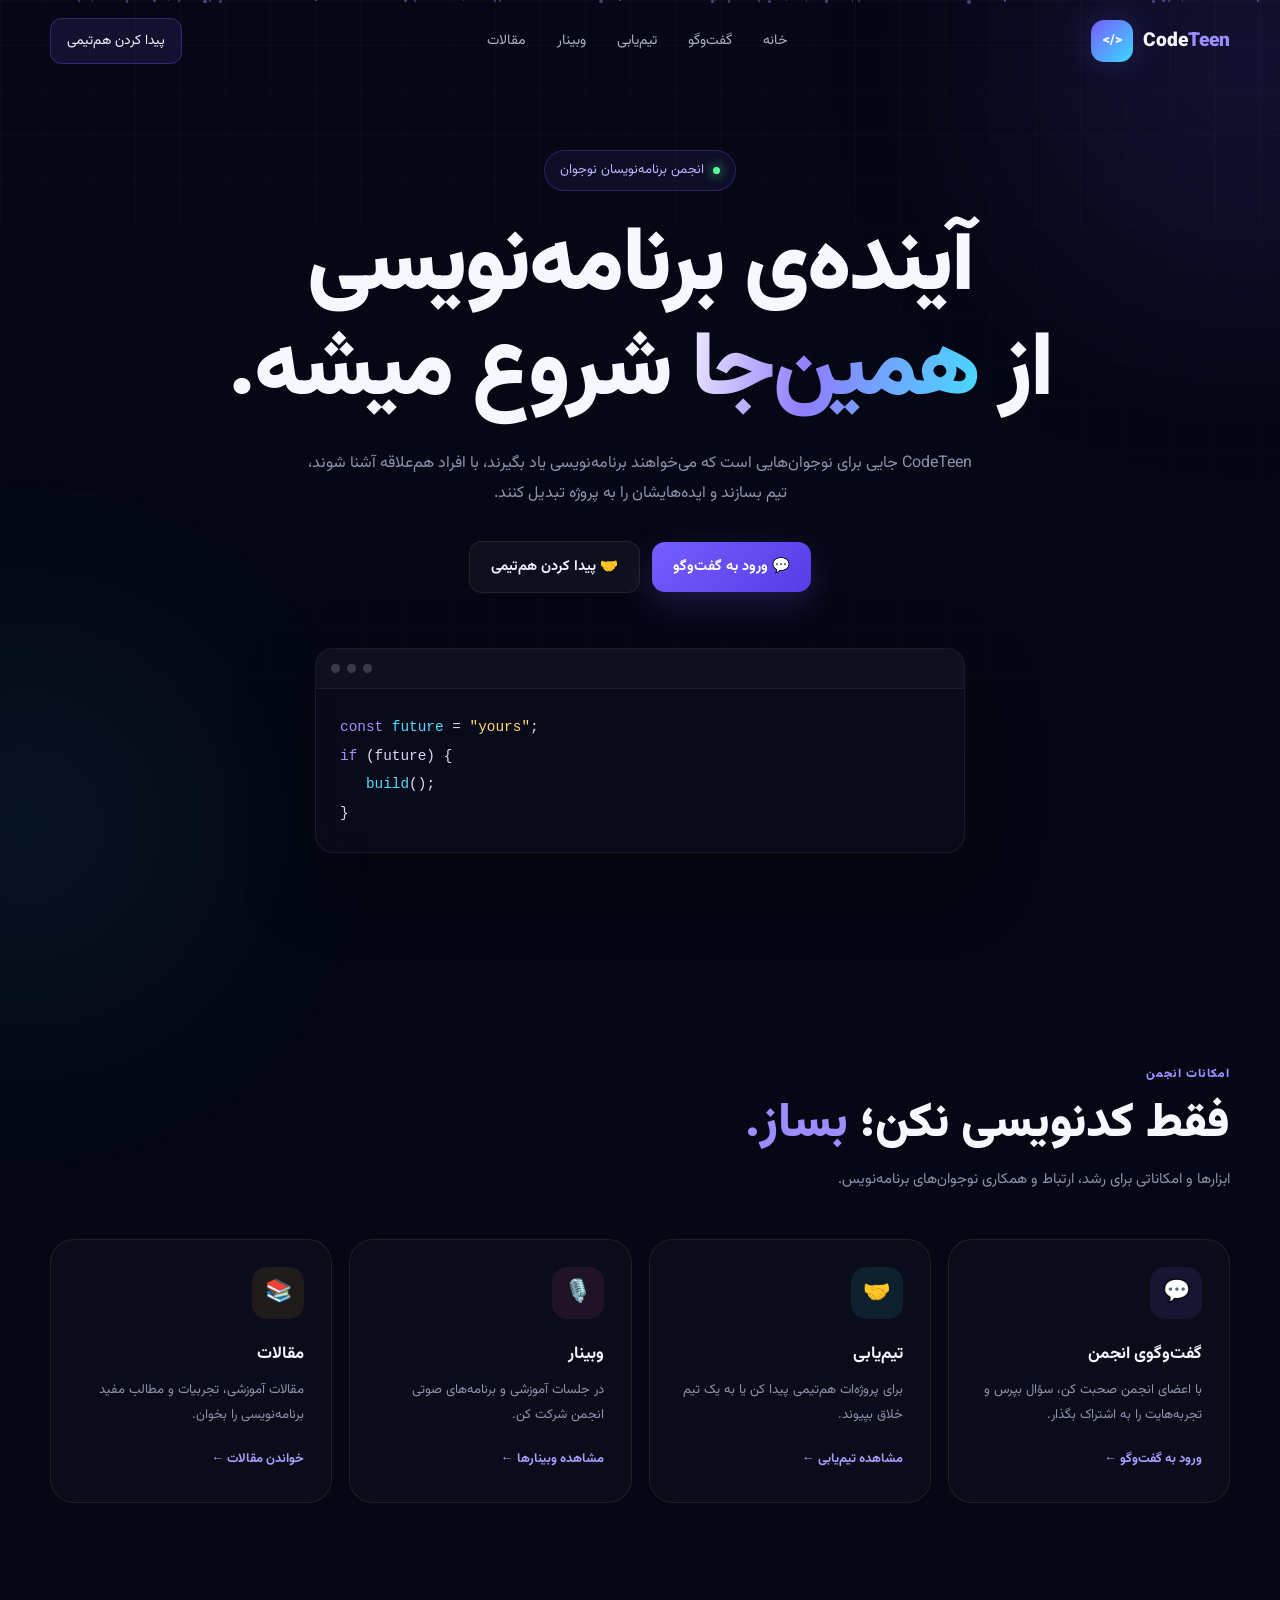
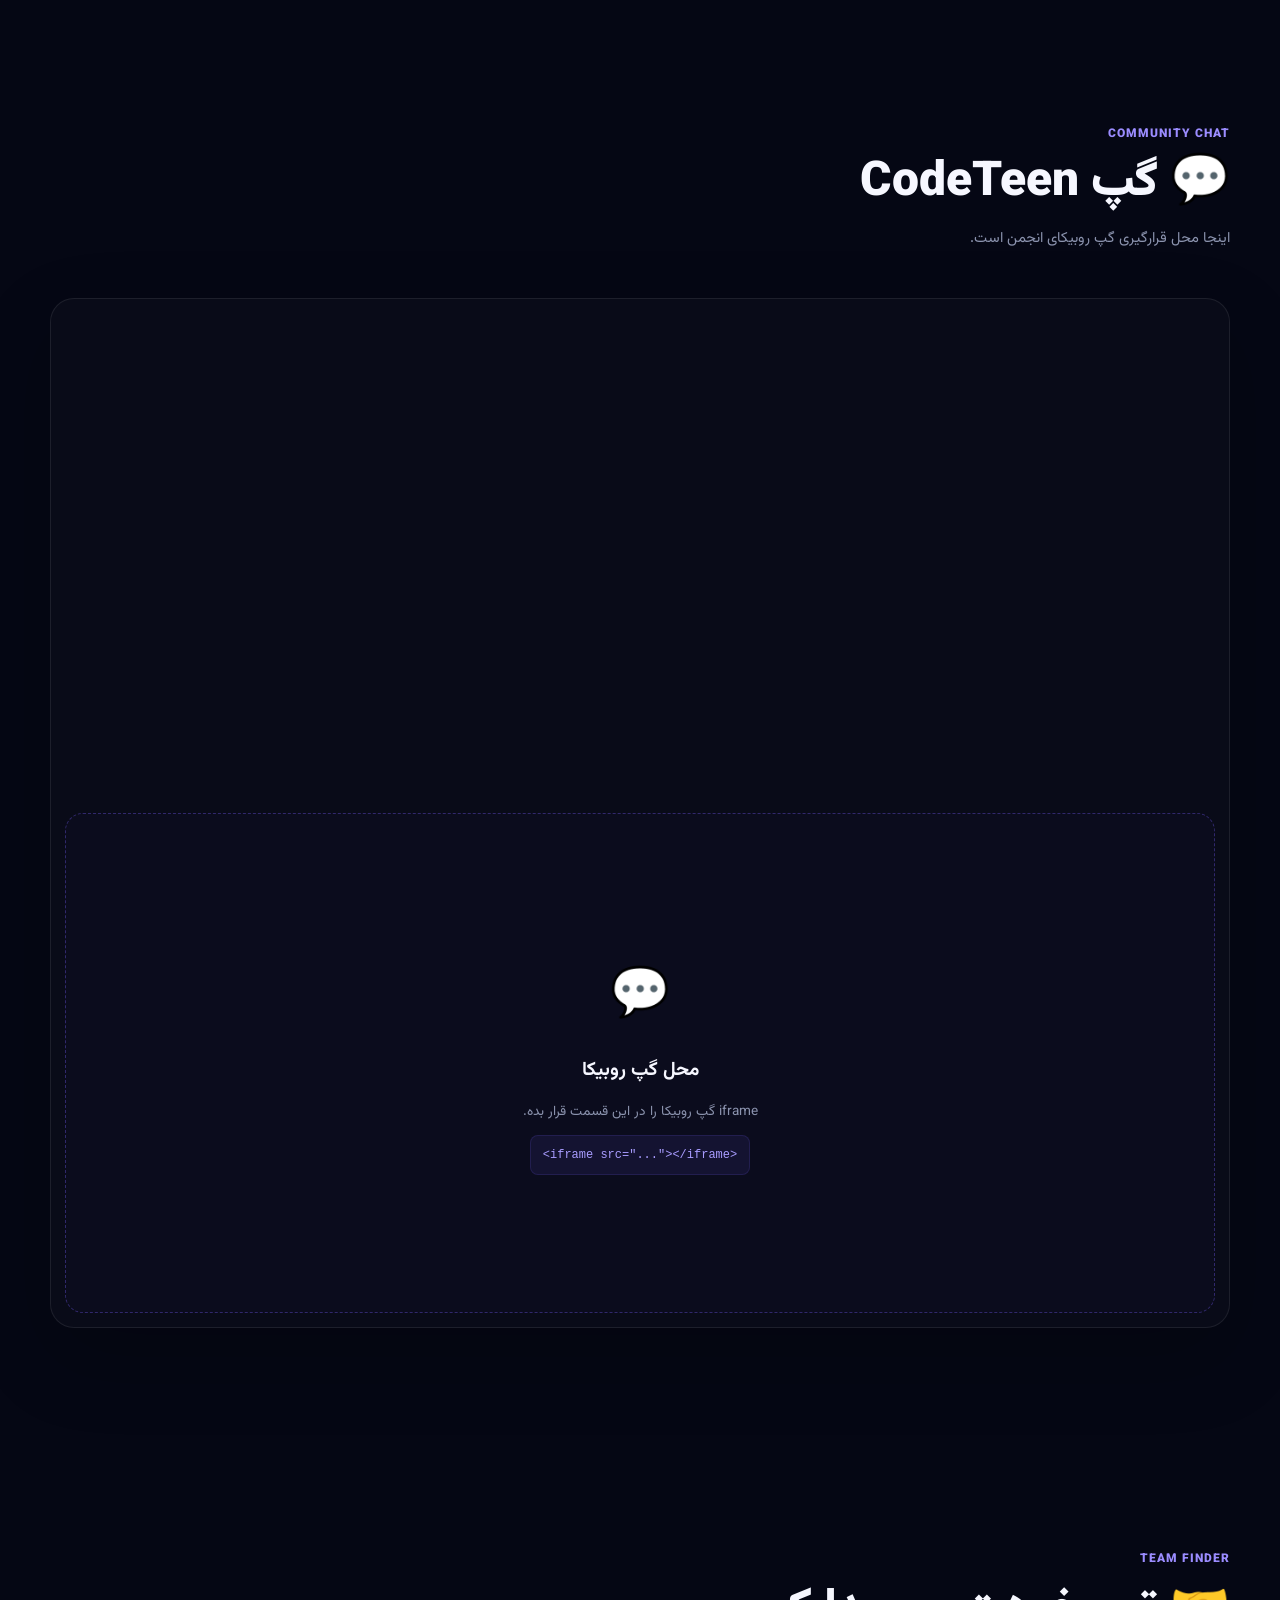
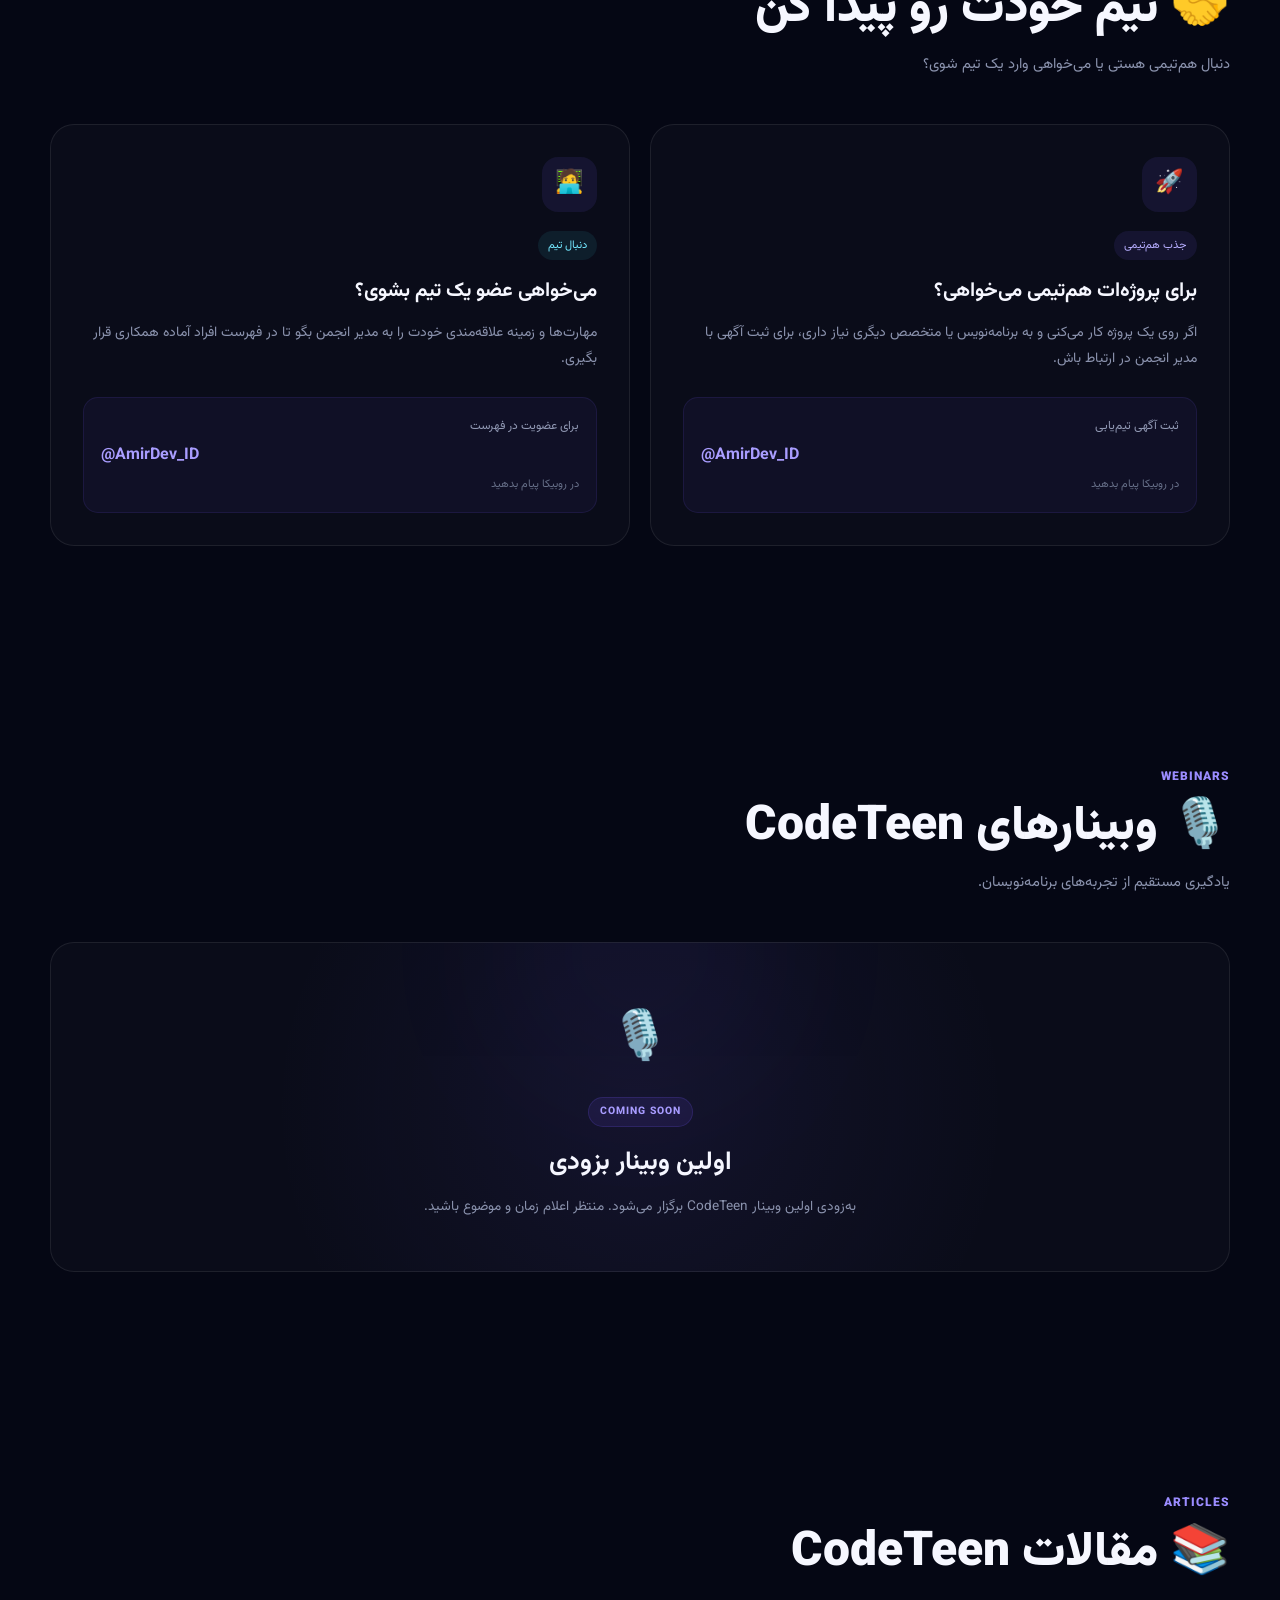
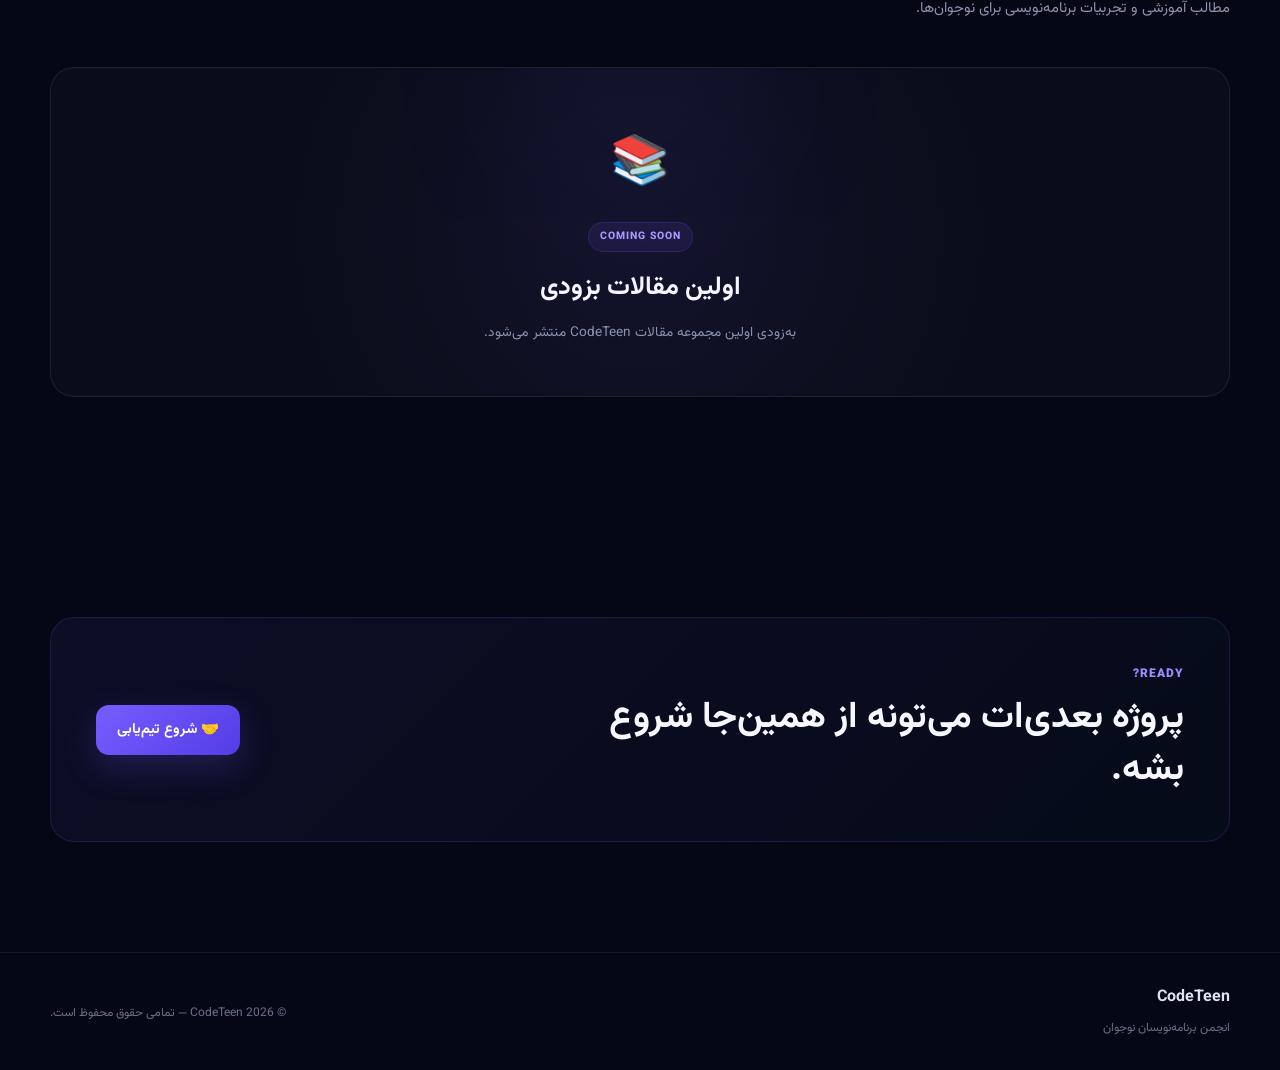
<file: index.html>
<!DOCTYPE html>
<html lang="fa" dir="rtl">
<head>
    <meta charset="UTF-8">

    <meta name="viewport" content="width=device-width, initial-scale=1.0">

    <title>CodeTeen | انجمن برنامه‌نویسان نوجوان</title>

    <meta name="description"
          content="CodeTeen؛ انجمن برنامه‌نویسان نوجوان برای یادگیری، گفت‌وگو، پیدا کردن هم‌تیمی، شرکت در وبینارها و مطالعه مقالات برنامه‌نویسی.">

    <meta name="keywords"
          content="CodeTeen, کدتین, برنامه نویسی نوجوانان, انجمن برنامه نویسی, برنامه نویسی برای نوجوانان, هم تیمی برنامه نویسی, وبینار برنامه نویسی">

    <meta name="author" content="CodeTeen">

    <meta name="robots"
          content="index, follow, max-image-preview:large, max-snippet:-1, max-video-preview:-1">

    <meta name="theme-color" content="#070a18">

    <link rel="canonical" href="https://codeteen.ir/">

    <!-- Open Graph -->

    <meta property="og:type" content="website">
    <meta property="og:locale" content="fa_IR">
    <meta property="og:site_name" content="CodeTeen">
    <meta property="og:title" content="CodeTeen | انجمن برنامه‌نویسان نوجوان">
    <meta property="og:description"
          content="یاد بگیر، گفت‌وگو کن، هم‌تیمی پیدا کن و ایده‌هایت را به پروژه تبدیل کن.">
    <meta property="og:url" content="https://codeteen.ir/">
    <meta property="og:image" content="https://codeteen.ir/og-image.jpg">

    <!-- Twitter -->

    <meta name="twitter:card" content="summary_large_image">
    <meta name="twitter:title" content="CodeTeen | انجمن برنامه‌نویسان نوجوان">
    <meta name="twitter:description"
          content="انجمن برنامه‌نویسان نوجوان برای یادگیری، ارتباط و ساخت پروژه.">
    <meta name="twitter:image" content="https://codeteen.ir/og-image.jpg">

    <!-- Icons -->

    <link rel="icon" href="/favicon.ico">

    <!-- Manifest -->

    <link rel="manifest" href="/manifest.webmanifest">

    <!-- Font -->

    <link rel="preconnect" href="https://fonts.googleapis.com">
    <link rel="preconnect" href="https://fonts.gstatic.com" crossorigin>

    <link
        href="https://fonts.googleapis.com/css2?family=Vazirmatn:wght@400;500;600;700;800;900&display=swap"
        rel="stylesheet">

    <!-- Structured Data -->

    <script type="application/ld+json">
    {
        "@context": "https://schema.org",
        "@type": "Organization",
        "name": "CodeTeen",
        "alternateName": "کدتین",
        "url": "https://codeteen.ir/",
        "logo": "https://codeteen.ir/logo.png",
        "description": "انجمن برنامه‌نویسان نوجوان برای یادگیری، گفت‌وگو، تیم‌سازی و ساخت پروژه‌های برنامه‌نویسی.",
        "sameAs": []
    }
    </script>

    <script type="application/ld+json">
    {
        "@context": "https://schema.org",
        "@type": "WebSite",
        "name": "CodeTeen",
        "alternateName": "کدتین",
        "url": "https://codeteen.ir/",
        "inLanguage": "fa-IR"
    }
    </script>

    <link rel="stylesheet" href="style.css">

</head>

<body>

    <div class="background-grid"></div>

    <div class="orb orb-one"></div>
    <div class="orb orb-two"></div>

    <div id="particles"></div>


    <!-- ================= HEADER ================= -->

    <header class="site-header" id="header">

        <div class="container navbar">

            <a href="/" class="brand" aria-label="CodeTeen - صفحه اصلی">

                <span class="brand-icon">
                    &lt;/&gt;
                </span>

                <span>
                    Code<span>Teen</span>
                </span>

            </a>


            <nav class="desktop-nav" aria-label="منوی اصلی">

                <a href="#home">خانه</a>

                <a href="#chat">گفت‌وگو</a>

                <a href="#team">تیم‌یابی</a>

                <a href="#webinar">وبینار</a>

                <a href="#articles">مقالات</a>

            </nav>


            <a href="#team" class="header-button">
                پیدا کردن هم‌تیمی
            </a>

        </div>

    </header>


    <main>


        <!-- ================= HERO ================= -->

        <section class="hero" id="home">

            <div class="container hero-content">

                <div class="hero-badge">

                    <span class="online-dot"></span>

                    انجمن برنامه‌نویسان نوجوان

                </div>


                <h1>

                    آینده‌ی برنامه‌نویسی

                    <br>

                    از
                    <span class="gradient-text">
                        همین‌جا
                    </span>
                    شروع میشه.

                </h1>


                <p class="hero-description">

                    CodeTeen جایی برای نوجوان‌هایی است که
                    می‌خواهند برنامه‌نویسی یاد بگیرند،
                    با افراد هم‌علاقه آشنا شوند،
                    تیم بسازند و ایده‌هایشان را به پروژه تبدیل کنند.

                </p>


                <div class="hero-actions">

                    <a href="#chat" class="button button-primary">
                        💬 ورود به گفت‌وگو
                    </a>

                    <a href="#team" class="button button-secondary">
                        🤝 پیدا کردن هم‌تیمی
                    </a>

                </div>


                <div class="code-window">

                    <div class="window-bar">

                        <span></span>
                        <span></span>
                        <span></span>

                    </div>

                    <div class="code-content">

                        <span class="code-purple">const</span>
                        <span class="code-blue">future</span>
                        =
                        <span class="code-yellow">"yours"</span>;

                        <br>

                        <span class="code-purple">if</span>
                        (future) {

                        <br>

                        &nbsp;&nbsp;
                        <span class="code-blue">build</span>();

                        <br>

                        }

                    </div>

                </div>

            </div>

        </section>


        <!-- ================= FEATURES ================= -->

        <section class="section reveal">

            <div class="container">

                <div class="section-heading">

                    <span class="section-label">
                        امکانات انجمن
                    </span>

                    <h2>
                        فقط کدنویسی نکن؛
                        <span>بساز.</span>
                    </h2>

                    <p>
                        ابزارها و امکاناتی برای رشد، ارتباط و همکاری نوجوان‌های برنامه‌نویس.
                    </p>

                </div>


                <div class="feature-grid">


                    <article class="feature-card">

                        <div class="feature-icon purple">
                            💬
                        </div>

                        <h3>
                            گفت‌وگوی انجمن
                        </h3>

                        <p>
                            با اعضای انجمن صحبت کن،
                            سؤال بپرس و تجربه‌هایت را به اشتراک بگذار.
                        </p>

                        <a href="#chat">
                            ورود به گفت‌وگو ←
                        </a>

                    </article>


                    <article class="feature-card">

                        <div class="feature-icon cyan">
                            🤝
                        </div>

                        <h3>
                            تیم‌یابی
                        </h3>

                        <p>
                            برای پروژه‌ات هم‌تیمی پیدا کن
                            یا به یک تیم خلاق بپیوند.
                        </p>

                        <a href="#team">
                            مشاهده تیم‌یابی ←
                        </a>

                    </article>


                    <article class="feature-card">

                        <div class="feature-icon pink">
                            🎙️
                        </div>

                        <h3>
                            وبینار
                        </h3>

                        <p>
                            در جلسات آموزشی و برنامه‌های صوتی
                            انجمن شرکت کن.
                        </p>

                        <a href="#webinar">
                            مشاهده وبینارها ←
                        </a>

                    </article>


                    <article class="feature-card">

                        <div class="feature-icon orange">
                            📚
                        </div>

                        <h3>
                            مقالات
                        </h3>

                        <p>
                            مقالات آموزشی، تجربیات و مطالب
                            مفید برنامه‌نویسی را بخوان.
                        </p>

                        <a href="#articles">
                            خواندن مقالات ←
                        </a>

                    </article>


                </div>

            </div>

        </section>


        <!-- ================= CHAT ================= -->

        <section class="section reveal" id="chat">

            <div class="container">

                <div class="section-heading">

                    <span class="section-label">
                        COMMUNITY CHAT
                    </span>

                    <h2>
                        💬 گپ CodeTeen
                    </h2>

                    <p>
                        اینجا محل قرارگیری گپ روبیکای انجمن است.
                    </p>

                </div>


                <div class="chat-container">

                    <iframe
                        src="https://web.rubika.ir/#c=g0IS7X902b39544ad03451bae39ccf20"
                        title="گپ CodeTeen در روبیکا"
                        loading="lazy"
                        allow="microphone"
                        referrerpolicy="strict-origin-when-cross-origin">
                    </iframe>
                    <!--
                    ==================================================
                    محل iframe گپ روبیکا

                    وقتی لینک iframe گپ را داری،
                    کد زیر را جایگزین بخش placeholder کن:

                    <iframe
                        src="YOUR_RUBIKA_IFRAME_URL"
                        title="گپ CodeTeen در روبیکا"
                        loading="lazy"
                        allow="microphone"
                        referrerpolicy="strict-origin-when-cross-origin">
                    </iframe>

                    ==================================================
                    -->


                    <div class="iframe-placeholder">

                        <div class="placeholder-icon">
                            💬
                        </div>

                        <h3>
                            محل گپ روبیکا
                        </h3>

                        <p>
                            iframe گپ روبیکا را در این قسمت قرار بده.
                        </p>

                        <code>
                            &lt;iframe src="..."&gt;&lt;/iframe&gt;
                        </code>

                    </div>

                </div>

            </div>

        </section>


        <!-- ================= TEAM ================= -->

        <section class="section reveal" id="team">

            <div class="container">

                <div class="section-heading">

                    <span class="section-label">
                        TEAM FINDER
                    </span>

                    <h2>
                        🤝 تیم خودت رو پیدا کن
                    </h2>

                    <p>
                        دنبال هم‌تیمی هستی یا می‌خواهی وارد یک تیم شوی؟
                    </p>

                </div>


                <div class="team-grid">


                    <article class="team-card">

                        <div class="team-card-icon">
                            🚀
                        </div>

                        <span class="team-tag">
                            جذب هم‌تیمی
                        </span>

                        <h3>
                            برای پروژه‌ات هم‌تیمی می‌خواهی؟
                        </h3>

                        <p>
                            اگر روی یک پروژه کار می‌کنی و
                            به برنامه‌نویس یا متخصص دیگری نیاز داری،
                            برای ثبت آگهی با مدیر انجمن در ارتباط باش.
                        </p>

                        <div class="contact-card">

                            <span>
                                ثبت آگهی تیم‌یابی
                            </span>

                            <strong dir="ltr">
                                @AmirDev_ID
                            </strong>

                            <small>
                                در روبیکا پیام بدهید
                            </small>

                        </div>

                    </article>


                    <article class="team-card">

                        <div class="team-card-icon">
                            🧑‍💻
                        </div>

                        <span class="team-tag cyan-tag">
                            دنبال تیم
                        </span>

                        <h3>
                            می‌خواهی عضو یک تیم بشوی؟
                        </h3>

                        <p>
                            مهارت‌ها و زمینه علاقه‌مندی خودت را به مدیر انجمن بگو
                            تا در فهرست افراد آماده همکاری قرار بگیری.
                        </p>

                        <div class="contact-card">

                            <span>
                                برای عضویت در فهرست
                            </span>

                            <strong dir="ltr">
                                @AmirDev_ID
                            </strong>

                            <small>
                                در روبیکا پیام بدهید
                            </small>

                        </div>

                    </article>


                </div>

            </div>

        </section>


        <!-- ================= WEBINAR ================= -->

        <section class="section reveal" id="webinar">

            <div class="container">

                <div class="section-heading">

                    <span class="section-label">
                        WEBINARS
                    </span>

                    <h2>
                        🎙️ وبینارهای CodeTeen
                    </h2>

                    <p>
                        یادگیری مستقیم از تجربه‌های برنامه‌نویسان.
                    </p>

                </div>


                <div class="coming-soon-card">

                    <div class="coming-icon">
                        🎙️
                    </div>

                    <span class="status-badge">
                        COMING SOON
                    </span>

                    <h3>
                        اولین وبینار بزودی
                    </h3>

                    <p>
                        به‌زودی اولین وبینار CodeTeen برگزار می‌شود.
                        منتظر اعلام زمان و موضوع باشید.
                    </p>

                </div>

            </div>

        </section>


        <!-- ================= ARTICLES ================= -->

        <section class="section reveal" id="articles">

            <div class="container">

                <div class="section-heading">

                    <span class="section-label">
                        ARTICLES
                    </span>

                    <h2>
                        📚 مقالات CodeTeen
                    </h2>

                    <p>
                        مطالب آموزشی و تجربیات برنامه‌نویسی برای نوجوان‌ها.
                    </p>

                </div>


                <div class="coming-soon-card">

                    <div class="coming-icon">
                        📚
                    </div>

                    <span class="status-badge">
                        COMING SOON
                    </span>

                    <h3>
                        اولین مقالات بزودی
                    </h3>

                    <p>
                        به‌زودی اولین مجموعه مقالات CodeTeen منتشر می‌شود.
                    </p>

                </div>

            </div>

        </section>


        <!-- ================= CTA ================= -->

        <section class="section reveal">

            <div class="container">

                <div class="final-cta">

                    <div>

                        <span class="section-label">
                            READY?
                        </span>

                        <h2>
                            پروژه بعدی‌ات می‌تونه
                            از همین‌جا شروع بشه.
                        </h2>

                    </div>

                    <a href="#team" class="button button-primary">
                        🤝 شروع تیم‌یابی
                    </a>

                </div>

            </div>

        </section>


    </main>


    <!-- ================= FOOTER ================= -->

    <footer>

        <div class="container footer-content">

            <div>

                <strong>
                    CodeTeen
                </strong>

                <p>
                    انجمن برنامه‌نویسان نوجوان
                </p>

            </div>


            <div>

                <p>
                    © <span id="year"></span>
                    CodeTeen
                    — تمامی حقوق محفوظ است.
                </p>

            </div>

        </div>

    </footer>


    <script src="/script.js" defer></script>

</body>
</html>
</file>
<file: style.css>
/* =====================================================
   CODETEEN
   Main stylesheet
===================================================== */

:root {

    --bg: #050714;
    --bg-soft: #080b1c;

    --text: #f6f7ff;
    --muted: #8b93ae;

    --purple: #755cff;
    --purple-light: #9b8cff;

    --cyan: #38dcff;

    --border: rgba(255,255,255,.08);

    --card: rgba(255,255,255,.025);

    --radius: 24px;

    --container: 1180px;
}


* {
    margin: 0;
    padding: 0;
    box-sizing: border-box;
}


html {
    scroll-behavior: smooth;
}


body {

    font-family:
        "Vazirmatn",
        Tahoma,
        Arial,
        sans-serif;

    background: var(--bg);

    color: var(--text);

    line-height: 1.9;

    overflow-x: hidden;
}


body::selection {

    background: var(--purple);

    color: white;
}


a {

    color: inherit;

    text-decoration: none;
}


button,
a {

    -webkit-tap-highlight-color: transparent;
}


/* =====================================================
   CONTAINER
===================================================== */

.container {

    width: min(
        calc(100% - 40px),
        var(--container)
    );

    margin-inline: auto;
}


/* =====================================================
   BACKGROUND
===================================================== */

.background-grid {

    position: fixed;

    inset: 0;

    z-index: -10;

    background-image:
        linear-gradient(
            rgba(255,255,255,.025) 1px,
            transparent 1px
        ),
        linear-gradient(
            90deg,
            rgba(255,255,255,.025) 1px,
            transparent 1px
        );

    background-size: 45px 45px;

    mask-image:
        linear-gradient(
            to bottom,
            black,
            transparent
        );
}


.orb {

    position: fixed;

    border-radius: 50%;

    pointer-events: none;

    filter: blur(130px);

    z-index: -9;

    animation: orbMove 12s ease-in-out infinite alternate;
}


.orb-one {

    width: 420px;
    height: 420px;

    right: -180px;
    top: -150px;

    background: var(--purple);

    opacity: .15;
}


.orb-two {

    width: 350px;
    height: 350px;

    left: -150px;
    bottom: -100px;

    background: var(--cyan);

    opacity: .08;

    animation-delay: -5s;
}


@keyframes orbMove {

    from {
        transform: translate3d(0,0,0) scale(1);
    }

    to {
        transform: translate3d(50px,30px,0) scale(1.15);
    }
}


/* =====================================================
   PARTICLES
===================================================== */

#particles {

    position: fixed;

    inset: 0;

    pointer-events: none;

    z-index: -5;

    overflow: hidden;
}


.particle {

    position: absolute;

    width: 3px;
    height: 3px;

    border-radius: 50%;

    background: var(--purple-light);

    opacity: .45;

    animation:
        particleMove linear infinite;
}


@keyframes particleMove {

    from {

        transform:
            translateY(110vh)
            translateX(0);

    }

    to {

        transform:
            translateY(-10vh)
            translateX(80px);

    }
}


/* =====================================================
   HEADER
===================================================== */

.site-header {

    position: fixed;

    top: 0;
    right: 0;
    left: 0;

    z-index: 1000;

    padding: 18px 0;

    transition:
        background .3s ease,
        backdrop-filter .3s ease,
        border .3s ease;

}


.site-header.scrolled {

    background: rgba(5,7,20,.78);

    backdrop-filter: blur(18px);

    border-bottom: 1px solid var(--border);
}


.navbar {

    display: flex;

    align-items: center;

    justify-content: space-between;

    gap: 25px;
}


.brand {

    display: inline-flex;

    align-items: center;

    gap: 10px;

    font-size: 1.2rem;

    font-weight: 900;

    direction: ltr;
}


.brand > span:last-child > span {

    color: var(--purple-light);
}


.brand-icon {

    width: 42px;
    height: 42px;

    display: grid;

    place-items: center;

    border-radius: 13px;

    background:
        linear-gradient(
            135deg,
            #765dff,
            #3bdaff
        );

    box-shadow:
        0 0 35px
        rgba(117,92,255,.25);

    font-weight: 900;

    font-size: .85rem;
}


.desktop-nav {

    display: flex;

    align-items: center;

    gap: 5px;
}


.desktop-nav a {

    color: #aab1c8;

    padding: 8px 13px;

    border-radius: 10px;

    font-size: .88rem;

    transition: .25s;
}


.desktop-nav a:hover {

    color: white;

    background: rgba(255,255,255,.05);
}


.header-button {

    padding: 9px 16px;

    border-radius: 12px;

    background:
        rgba(117,92,255,.12);

    border:
        1px solid
        rgba(117,92,255,.3);

    font-size: .85rem;

    transition: .25s;
}


.header-button:hover {

    transform: translateY(-2px);

    background:
        rgba(117,92,255,.2);
}


/* =====================================================
   HERO
===================================================== */

.hero {

    min-height: 100vh;

    display: flex;

    align-items: center;

    text-align: center;

    padding:
        150px 0
        100px;

}


.hero-content {

    max-width: 900px;

    margin-inline: auto;
}


.hero-badge {

    display: inline-flex;

    align-items: center;

    gap: 9px;

    padding: 7px 15px;

    border-radius: 999px;

    background:
        rgba(117,92,255,.08);

    border:
        1px solid
        rgba(117,92,255,.28);

    color: #bdb5ff;

    font-size: .82rem;

    margin-bottom: 24px;

    animation:
        fadeDown .8s ease both;
}


.online-dot {

    width: 7px;
    height: 7px;

    border-radius: 50%;

    background: #5cff9a;

    box-shadow:
        0 0 12px
        #5cff9a;
}


.hero h1 {

    font-size:
        clamp(
            2.8rem,
            7vw,
            5.8rem
        );

    line-height: 1.17;

    letter-spacing: -2px;

    font-weight: 900;

    animation:
        fadeUp .8s .1s ease both;
}


.gradient-text {

    background:
        linear-gradient(
            100deg,
            #ffffff,
            #907dff 45%,
            #44ddff
        );

    -webkit-background-clip: text;

    background-clip: text;

    color: transparent;
}


.hero-description {

    max-width: 680px;

    margin:
        24px auto
        32px;

    color: var(--muted);

    font-size: 1rem;

    animation:
        fadeUp .8s .25s ease both;
}


.hero-actions {

    display: flex;

    align-items: center;

    justify-content: center;

    gap: 12px;

    flex-wrap: wrap;

    animation:
        fadeUp .8s .4s ease both;
}


/* =====================================================
   BUTTONS
===================================================== */

.button {

    display: inline-flex;

    align-items: center;

    justify-content: center;

    gap: 8px;

    min-height: 48px;

    padding:
        11px 21px;

    border-radius: 13px;

    font-weight: 700;

    font-size: .9rem;

    transition:
        transform .3s,
        box-shadow .3s,
        background .3s;
}


.button-primary {

    color: white;

    background:
        linear-gradient(
            135deg,
            #765dff,
            #543de6
        );

    box-shadow:
        0 12px 35px
        rgba(117,92,255,.22);
}


.button-primary:hover {

    transform: translateY(-4px);

    box-shadow:
        0 18px 45px
        rgba(117,92,255,.38);
}


.button-secondary {

    color: #edf0ff;

    background:
        rgba(255,255,255,.035);

    border:
        1px solid
        var(--border);
}


.button-secondary:hover {

    transform: translateY(-4px);

    background:
        rgba(255,255,255,.07);
}


/* =====================================================
   CODE WINDOW
===================================================== */

.code-window {

    width: min(650px, 100%);

    margin:
        55px auto 0;

    text-align: left;

    direction: ltr;

    border:
        1px solid
        rgba(255,255,255,.08);

    border-radius: 18px;

    overflow: hidden;

    background:
        rgba(10,12,29,.72);

    box-shadow:
        0 30px 80px
        rgba(0,0,0,.3);

    backdrop-filter: blur(15px);

    animation:
        fadeUp .9s .55s ease both;
}


.window-bar {

    height: 40px;

    display: flex;

    align-items: center;

    gap: 7px;

    padding: 0 15px;

    background:
        rgba(255,255,255,.025);

    border-bottom:
        1px solid
        rgba(255,255,255,.06);
}


.window-bar span {

    width: 9px;
    height: 9px;

    border-radius: 50%;

    background:
        rgba(255,255,255,.18);
}


.code-content {

    padding: 24px;

    font-family:
        Consolas,
        Monaco,
        monospace;

    color: #d8dcf5;

    line-height: 2;

    font-size: .9rem;
}


.code-purple {
    color: #a88cff;
}


.code-blue {
    color: #50dfff;
}


.code-yellow {
    color: #ffd978;
}


/* =====================================================
   SECTIONS
===================================================== */

.section {

    padding:
        110px 0;
}


.section-heading {

    max-width: 700px;

    margin-bottom: 45px;
}


.section-label {

    display: block;

    margin-bottom: 7px;

    color:
        var(--purple-light);

    font-size: .75rem;

    font-weight: 900;

    letter-spacing: 1px;

    text-transform: uppercase;
}


.section-heading h2 {

    font-size:
        clamp(
            2rem,
            4vw,
            3rem
        );

    line-height: 1.35;

    font-weight: 900;
}


.section-heading h2 span {

    color:
        var(--purple-light);
}


.section-heading p {

    margin-top: 8px;

    color: var(--muted);

    font-size: .92rem;
}


/* =====================================================
   FEATURES
===================================================== */

.feature-grid {

    display: grid;

    grid-template-columns:
        repeat(4, 1fr);

    gap: 17px;
}


.feature-card {

    position: relative;

    min-height: 245px;

    padding: 27px;

    border:
        1px solid
        var(--border);

    background:
        var(--card);

    border-radius:
        var(--radius);

    overflow: hidden;

    transition:
        transform .35s,
        border .35s,
        background .35s;
}


.feature-card::after {

    content: "";

    position: absolute;

    width: 130px;
    height: 130px;

    right: -50px;
    top: -50px;

    border-radius: 50%;

    background:
        var(--purple);

    filter: blur(65px);

    opacity: 0;

    transition: .35s;
}


.feature-card:hover {

    transform:
        translateY(-8px);

    border-color:
        rgba(117,92,255,.28);

    background:
        rgba(255,255,255,.045);
}


.feature-card:hover::after {

    opacity: .17;
}


.feature-icon {

    width: 52px;
    height: 52px;

    display: grid;

    place-items: center;

    border-radius: 15px;

    font-size: 22px;

    margin-bottom: 20px;
}


.feature-icon.purple {

    background:
        rgba(117,92,255,.11);
}


.feature-icon.cyan {

    background:
        rgba(56,220,255,.09);
}


.feature-icon.pink {

    background:
        rgba(255,90,180,.09);
}


.feature-icon.orange {

    background:
        rgba(255,180,60,.09);
}


.feature-card h3 {

    font-size: 1.05rem;

    margin-bottom: 8px;
}


.feature-card p {

    color:
        var(--muted);

    font-size: .82rem;

    margin-bottom: 16px;
}


.feature-card a {

    color:
        #a99dff;

    font-size: .8rem;

    font-weight: 700;
}


/* =====================================================
   CHAT
===================================================== */

.chat-container {

    padding: 14px;

    border:
        1px solid
        var(--border);

    border-radius:
        var(--radius);

    background:
        rgba(255,255,255,.02);

    box-shadow:
        0 30px 80px
        rgba(0,0,0,.2);
}


.chat-container iframe {

    display: block;

    width: 100%;

    height: 500px;

    border: 0;

    border-radius: 17px;
}


.iframe-placeholder {

    min-height: 500px;

    display: flex;

    align-items: center;

    justify-content: center;

    flex-direction: column;

    text-align: center;

    gap: 10px;

    padding: 30px;

    border:
        1px dashed
        rgba(117,92,255,.35);

    border-radius: 18px;

    background:
        rgba(117,92,255,.025);
}


.placeholder-icon {

    font-size: 48px;

    animation:
        floating 3s ease-in-out infinite;
}


.iframe-placeholder h3 {

    font-size: 1.2rem;
}


.iframe-placeholder p {

    color:
        var(--muted);

    font-size: .85rem;
}


.iframe-placeholder code {

    direction: ltr;

    color:
        #a99dff;

    background:
        rgba(117,92,255,.09);

    border:
        1px solid
        rgba(117,92,255,.15);

    padding:
        8px 12px;

    border-radius: 8px;

    font-size: .75rem;
}


/* =====================================================
   TEAM
===================================================== */

.team-grid {

    display: grid;

    grid-template-columns:
        repeat(2, 1fr);

    gap: 20px;
}


.team-card {

    padding: 32px;

    border:
        1px solid
        var(--border);

    border-radius:
        var(--radius);

    background:
        var(--card);

    transition: .35s;
}


.team-card:hover {

    transform:
        translateY(-6px);

    border-color:
        rgba(117,92,255,.27);
}


.team-card-icon {

    width: 55px;
    height: 55px;

    display: grid;

    place-items: center;

    border-radius: 16px;

    background:
        rgba(117,92,255,.1);

    font-size: 23px;

    margin-bottom: 18px;
}


.team-tag {

    display: inline-block;

    padding:
        4px 10px;

    border-radius: 999px;

    color:
        #b7aeff;

    background:
        rgba(117,92,255,.1);

    font-size: .7rem;

    margin-bottom: 12px;
}


.cyan-tag {

    color:
        #73e8ff;

    background:
        rgba(56,220,255,.08);
}


.team-card h3 {

    font-size:
        1.25rem;

    margin-bottom: 10px;
}


.team-card > p {

    color:
        var(--muted);

    font-size: .87rem;
}


.contact-card {

    display: flex;

    flex-direction: column;

    margin-top: 24px;

    padding: 17px;

    border-radius: 15px;

    background:
        rgba(117,92,255,.06);

    border:
        1px solid
        rgba(117,92,255,.12);
}


.contact-card span {

    color:
        #929ab5;

    font-size: .75rem;
}


.contact-card strong {

    color:
        #a99dff;

    font-size: 1rem;

    margin: 3px 0;
}


.contact-card small {

    color:
        #666f88;

    font-size: .7rem;
}


/* =====================================================
   COMING SOON
===================================================== */

.coming-soon-card {

    position: relative;

    overflow: hidden;

    min-height: 330px;

    display: flex;

    align-items: center;

    justify-content: center;

    flex-direction: column;

    text-align: center;

    padding: 40px;

    border:
        1px solid
        var(--border);

    border-radius:
        var(--radius);

    background:
        radial-gradient(
            circle at center,
            rgba(117,92,255,.08),
            transparent 60%
        ),

        rgba(255,255,255,.025);
}


.coming-soon-card::before {

    content: "";

    position: absolute;

    width: 220px;
    height: 220px;

    top: -100px;
    left: 50%;

    transform:
        translateX(-50%);

    border-radius: 50%;

    background:
        var(--purple);

    filter: blur(100px);

    opacity: .08;
}


.coming-icon {

    font-size: 48px;

    margin-bottom: 12px;

    animation:
        floating 3s ease-in-out infinite;
}


.status-badge {

    color:
        #a99dff;

    background:
        rgba(117,92,255,.1);

    border:
        1px solid
        rgba(117,92,255,.18);

    padding:
        4px 11px;

    border-radius:
        999px;

    font-size: .65rem;

    font-weight: 800;

    letter-spacing: 1px;

    margin-bottom: 12px;
}


.coming-soon-card h3 {

    font-size:
        1.6rem;

    margin-bottom: 7px;
}


.coming-soon-card p {

    max-width: 520px;

    color:
        var(--muted);

    font-size: .85rem;
}


/* =====================================================
   CTA
===================================================== */

.final-cta {

    display: flex;

    align-items: center;

    justify-content: space-between;

    gap: 30px;

    padding:
        45px;

    border:
        1px solid
        rgba(117,92,255,.18);

    border-radius:
        var(--radius);

    background:
        linear-gradient(
            135deg,
            rgba(117,92,255,.08),
            rgba(56,220,255,.025)
        );
}


.final-cta h2 {

    max-width: 650px;

    font-size:
        clamp(
            1.5rem,
            3vw,
            2.3rem
        );

    line-height: 1.4;
}


/* =====================================================
   FOOTER
===================================================== */

footer {

    border-top:
        1px solid
        var(--border);

    padding:
        30px 0;

    color:
        #697188;

    font-size: .75rem;
}


.footer-content {

    display: flex;

    align-items: center;

    justify-content: space-between;

    gap: 20px;
}


.footer-content strong {

    color:
        #dfe2f3;

    font-size: 1rem;
}


.footer-content p {

    margin-top: 3px;
}


/* =====================================================
   REVEAL
===================================================== */

.reveal {

    opacity: 0;

    transform:
        translateY(35px);

    transition:
        opacity .8s ease,
        transform .8s ease;
}


.reveal.show {

    opacity: 1;

    transform:
        translateY(0);
}


/* =====================================================
   ANIMATIONS
===================================================== */

@keyframes fadeUp {

    from {

        opacity: 0;

        transform:
            translateY(30px);

    }

    to {

        opacity: 1;

        transform:
            translateY(0);

    }
}


@keyframes fadeDown {

    from {

        opacity: 0;

        transform:
            translateY(-20px);

    }

    to {

        opacity: 1;

        transform:
            translateY(0);

    }
}


@keyframes floating {

    0%,
    100% {

        transform:
            translateY(0);

    }

    50% {

        transform:
            translateY(-9px);

    }
}


/* =====================================================
   RESPONSIVE
===================================================== */

@media (max-width: 950px) {

    .feature-grid {

        grid-template-columns:
            repeat(2, 1fr);

    }

    .desktop-nav {

        display: none;

    }

}


@media (max-width: 700px) {

    .container {

        width:
            min(
                calc(100% - 28px),
                var(--container)
            );

    }


    .header-button {

        display: none;

    }


    .hero {

        padding-top: 130px;

    }


    .hero h1 {

        letter-spacing:
            -1px;

    }


    .feature-grid,
    .team-grid {

        grid-template-columns:
            1fr;

    }


    .section {

        padding:
            80px 0;

    }


    .final-cta {

        flex-direction:
            column;

        align-items:
            flex-start;

        padding:
            30px;

    }


    .footer-content {

        flex-direction:
            column;

        align-items:
            center;

        text-align:
            center;

    }

}


@media (max-width: 500px) {

    .hero-actions {

        flex-direction:
            column;

    }


    .hero-actions .button {

        width:
            100%;

    }


    .code-content {

        font-size:
            .75rem;

    }


    .chat-container {

        padding:
            8px;

    }


    .iframe-placeholder {

        min-height:
            400px;

    }

}


/* =====================================================
   ACCESSIBILITY
===================================================== */

@media (prefers-reduced-motion: reduce) {

    html {

        scroll-behavior:
            auto;

    }


    *,
    *::before,
    *::after {

        animation-duration:
            .01ms !important;

        animation-iteration-count:
            1 !important;

        transition-duration:
            .01ms !important;

    }


    .reveal {

        opacity: 1;

        transform: none;

    }

}
</file>
